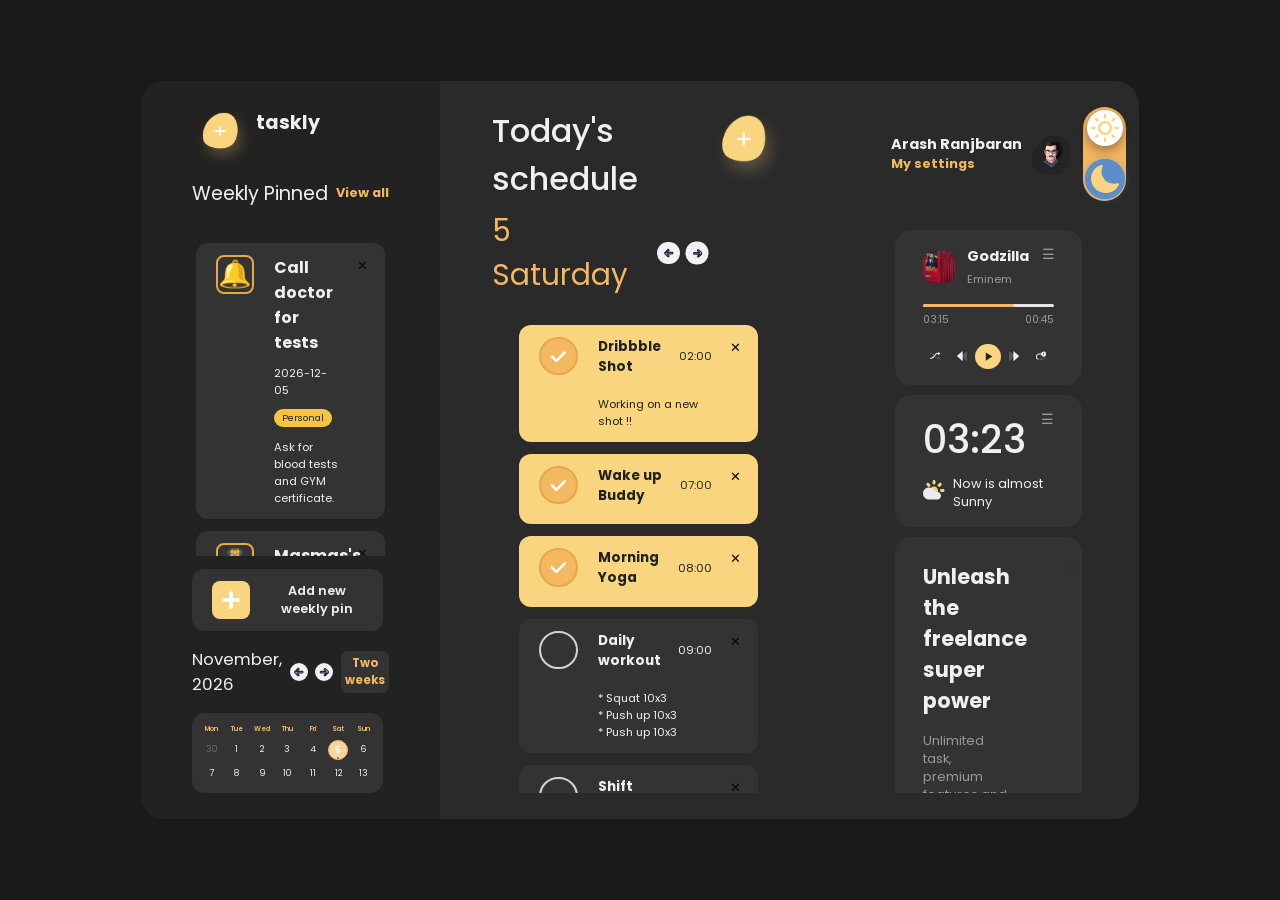
<file: index.html>
<!DOCTYPE html>
<html lang="en" data-theme="light">
<head>
    <meta charset="UTF-8">
    <meta name="viewport" content="width=device-width, initial-scale=1.0">
    <title>My tasks</title>
    <script>
        try {
            const savedTheme = localStorage.getItem("theme");
            if (savedTheme) {
                document.documentElement.dataset.theme = savedTheme;
            } else {
                // Нет сохранённой темы — выбираем по времени суток
                const hour = new Date().getHours();
                const isDay = hour >= 6 && hour < 18;   // с 6:00 до 18:00 — день
                document.documentElement.dataset.theme = isDay ? "light" : "dark";
            }
        } catch (e) {
            // localStorage недоступен — оставляем light по умолчанию
        }
    </script>
    <link rel="stylesheet" href="css/base.css">
    <link rel="stylesheet" href="css/layout.css">
    <link rel="stylesheet" href="css/cards.css">
    <link rel="stylesheet" href="css/calendar.css">
    <link rel="stylesheet" href="css/modals.css">
    <link rel="stylesheet" href="css/settings.css">
    <link rel="stylesheet" href="css/widgets.css">
    <link rel="stylesheet" href="css/responsive.css">

    
    <script src="js/helpers.js" defer></script>
    <script src="js/storage.js" defer></script>
    <script src="js/theme.js" defer></script>
    <script src="js/calendar.js" defer></script>
    <script src="js/schedule.js" defer></script>
    <script src="js/pinned.js" defer></script>
    <script src="js/settings.js" defer></script>
    <script src="js/weather.js" defer></script>
    <script src="js/modals.js" defer></script>
    <script src="js/main.js" defer></script>

</head>
<body>
    <div class="app">
        <aside class="sidebar-left">
            <div class="logo">
                <img src="images/Plus.png" alt="No image">
                taskly
            </div>
            <section class="weekly-pinned">
                <header class="weekly-pinned__header">
                    <h2 class="weekly-pinned__title">Weekly Pinned</h2>
                    <a href="#" class="weekly-pinned__link">View all</a>
                </header>

                <div class="weekly-pinned__list" id="weeklyPinnedList">
                    <!-- Карточки будут добавляться через JS -->
                </div>

                <button class="weekly-pinned__add" id="addWeeklyPin">
                        <span class="weekly-pinned__add-icon">
                            <svg width="24" height="24" viewBox="0 0 24 24" fill="none" xmlns="http://www.w3.org/2000/svg">
                                <path d="M12 5V19M5 12H19" stroke="#fff" stroke-width="4" stroke-linecap="round"/>
                            </svg>
                        </span>
                    <span>Add new weekly pin</span>
                </button>
            </section>

            <!-- Шаблон карточки (не отображается, используется JS) -->
            <template id="pinnedCardTemplate">
                <article class="pinned-card">
                    <div class="pinned-card__icon"></div>
                    <div class="pinned-card__content">
                        <h3 class="pinned-card__title"></h3>
                        <p class="pinned-card__date"></p>
                        <span class="pinned-card__tag"></span>
                        <p class="pinned-card__description"></p>
                    </div>
                    <button class="pinned-card__delete" aria-label="Удалить">✕</button>
                </article>
            </template>

            <section class="calendar">
                <!-- Шапка календаря -->
                <header class="calendar__header">
                    <h2 class="calendar__title" id="calendarTitle">March, 2022</h2>
                    <div class="calendar__nav">
                        <button class="calendar__arrow calendar__arrow--prev" id="prevMonth">
                            <svg viewBox="0 0 13 11" fill="none" xmlns="http://www.w3.org/2000/svg">
                                <path d="M6.10041 1.02459L6.63074 0.494258L6.63074 0.494257L6.10041 1.02459ZM6.10041 2.35041L6.63074 2.88074L6.63074 2.88074L6.10041 2.35041ZM4.77459 1.02459L5.30492 1.55492L4.77459 1.02459ZM1.02499 4.77419L0.494656 4.24386L0.494537 4.24398L1.02499 4.77419ZM1.02459 4.77459L0.494138 4.24438C0.235929 4.5027 0.201355 4.90947 0.412263 5.20767C0.623171 5.50587 1.01822 5.60877 1.34781 5.45136L1.02459 4.77459ZM3.95083 6.375V5.625C3.64748 5.625 3.374 5.80773 3.25792 6.08799C3.14183 6.36824 3.206 6.69083 3.4205 6.90533L3.95083 6.375ZM6.10041 8.52459L6.63074 7.99426V7.99426L6.10041 8.52459ZM6.10041 9.85041L5.57008 9.32008L5.57008 9.32008L6.10041 9.85041ZM4.77459 9.85041L5.30492 9.32008V9.32008L4.77459 9.85041ZM1.02459 6.10041L0.494257 6.63074H0.494257L1.02459 6.10041ZM0.821136 5.79636L1.51416 5.50962L1.51393 5.50907L0.821136 5.79636ZM1.0226 4.77658L0.952077 4.0299C0.777538 4.04639 0.61429 4.1235 0.490694 4.24783L1.0226 4.77658ZM5.57008 1.55492C5.64331 1.62814 5.64331 1.74686 5.57008 1.82008L6.63074 2.88074C7.28975 2.22173 7.28975 1.15327 6.63074 0.494258L5.57008 1.55492ZM5.30492 1.55492C5.37814 1.48169 5.49686 1.48169 5.57008 1.55492L6.63074 0.494257C5.97173 -0.164752 4.90327 -0.164752 4.24426 0.494257L5.30492 1.55492ZM1.55532 5.30452L5.30492 1.55492L4.24426 0.494257L0.494656 4.24386L1.55532 5.30452ZM1.55504 5.3048L1.55544 5.3044L0.494537 4.24398L0.494138 4.24438L1.55504 5.3048ZM1.34781 5.45136L6.42364 3.02719L5.77719 1.67364L0.701364 4.09781L1.34781 5.45136ZM5.57008 1.82008L3.4205 3.96967L4.48116 5.03033L6.63074 2.88074L5.57008 1.82008ZM5.57008 1.82008L3.4205 3.96967L4.48116 5.03033L6.63074 2.88074L5.57008 1.82008ZM3.95083 5.25H10.4375V3.75H3.95083V5.25ZM10.4375 5.25C10.5411 5.25 10.625 5.33395 10.625 5.4375H12.125C12.125 4.50552 11.3695 3.75 10.4375 3.75V5.25ZM10.625 5.4375C10.625 5.54105 10.5411 5.625 10.4375 5.625V7.125C11.3695 7.125 12.125 6.36948 12.125 5.4375H10.625ZM10.4375 5.625H3.95083V7.125H10.4375V5.625ZM3.4205 6.90533L5.57008 9.05492L6.63074 7.99426L4.48116 5.84467L3.4205 6.90533ZM5.57008 9.05492C5.64331 9.12814 5.64331 9.24686 5.57008 9.32008L6.63074 10.3807C7.28975 9.72173 7.28975 8.65327 6.63074 7.99426L5.57008 9.05492ZM5.57008 9.32008C5.49686 9.39331 5.37814 9.39331 5.30492 9.32008L4.24426 10.3807C4.90327 11.0398 5.97173 11.0398 6.63074 10.3807L5.57008 9.32008ZM5.30492 9.32008L1.55492 5.57008L0.494257 6.63074L4.24426 10.3807L5.30492 9.32008ZM1.55492 5.57008C1.53596 5.55113 1.52288 5.5307 1.51416 5.50962L0.128113 6.0831C0.210893 6.28317 0.333443 6.46993 0.494257 6.63074L1.55492 5.57008ZM1.51393 5.50907C1.5052 5.48801 1.5 5.46431 1.5 5.4375H0C0 5.66493 0.0454016 5.88364 0.12834 6.08365L1.51393 5.50907ZM1.5 5.4375C1.5 5.3857 1.52001 5.34003 1.55451 5.30533L0.490694 4.24783C0.188218 4.55212 0 4.97355 0 5.4375H1.5ZM1.09313 5.52326L4.02135 5.24668L3.8803 3.75332L0.952077 4.0299L1.09313 5.52326Z" fill="#2C2543"/>
                            </svg>
                        </button>
                        <button class="calendar__arrow calendar__arrow--next" id="nextMonth">
                            <svg viewBox="0 0 13 11" fill="none" xmlns="http://www.w3.org/2000/svg">
                                <path d="M6.10041 1.02459L6.63074 0.494258L6.63074 0.494257L6.10041 1.02459ZM6.10041 2.35041L6.63074 2.88074L6.63074 2.88074L6.10041 2.35041ZM4.77459 1.02459L5.30492 1.55492L4.77459 1.02459ZM1.02499 4.77419L0.494656 4.24386L0.494537 4.24398L1.02499 4.77419ZM1.02459 4.77459L0.494138 4.24438C0.235929 4.5027 0.201355 4.90947 0.412263 5.20767C0.623171 5.50587 1.01822 5.60877 1.34781 5.45136L1.02459 4.77459ZM3.95083 6.375V5.625C3.64748 5.625 3.374 5.80773 3.25792 6.08799C3.14183 6.36824 3.206 6.69083 3.4205 6.90533L3.95083 6.375ZM6.10041 8.52459L6.63074 7.99426V7.99426L6.10041 8.52459ZM6.10041 9.85041L5.57008 9.32008L5.57008 9.32008L6.10041 9.85041ZM4.77459 9.85041L5.30492 9.32008V9.32008L4.77459 9.85041ZM1.02459 6.10041L0.494257 6.63074H0.494257L1.02459 6.10041ZM0.821136 5.79636L1.51416 5.50962L1.51393 5.50907L0.821136 5.79636ZM1.0226 4.77658L0.952077 4.0299C0.777538 4.04639 0.61429 4.1235 0.490694 4.24783L1.0226 4.77658ZM5.57008 1.55492C5.64331 1.62814 5.64331 1.74686 5.57008 1.82008L6.63074 2.88074C7.28975 2.22173 7.28975 1.15327 6.63074 0.494258L5.57008 1.55492ZM5.30492 1.55492C5.37814 1.48169 5.49686 1.48169 5.57008 1.55492L6.63074 0.494257C5.97173 -0.164752 4.90327 -0.164752 4.24426 0.494257L5.30492 1.55492ZM1.55532 5.30452L5.30492 1.55492L4.24426 0.494257L0.494656 4.24386L1.55532 5.30452ZM1.55504 5.3048L1.55544 5.3044L0.494537 4.24398L0.494138 4.24438L1.55504 5.3048ZM1.34781 5.45136L6.42364 3.02719L5.77719 1.67364L0.701364 4.09781L1.34781 5.45136ZM5.57008 1.82008L3.4205 3.96967L4.48116 5.03033L6.63074 2.88074L5.57008 1.82008ZM5.57008 1.82008L3.4205 3.96967L4.48116 5.03033L6.63074 2.88074L5.57008 1.82008ZM3.95083 5.25H10.4375V3.75H3.95083V5.25ZM10.4375 5.25C10.5411 5.25 10.625 5.33395 10.625 5.4375H12.125C12.125 4.50552 11.3695 3.75 10.4375 3.75V5.25ZM10.625 5.4375C10.625 5.54105 10.5411 5.625 10.4375 5.625V7.125C11.3695 7.125 12.125 6.36948 12.125 5.4375H10.625ZM10.4375 5.625H3.95083V7.125H10.4375V5.625ZM3.4205 6.90533L5.57008 9.05492L6.63074 7.99426L4.48116 5.84467L3.4205 6.90533ZM5.57008 9.05492C5.64331 9.12814 5.64331 9.24686 5.57008 9.32008L6.63074 10.3807C7.28975 9.72173 7.28975 8.65327 6.63074 7.99426L5.57008 9.05492ZM5.57008 9.32008C5.49686 9.39331 5.37814 9.39331 5.30492 9.32008L4.24426 10.3807C4.90327 11.0398 5.97173 11.0398 6.63074 10.3807L5.57008 9.32008ZM5.30492 9.32008L1.55492 5.57008L0.494257 6.63074L4.24426 10.3807L5.30492 9.32008ZM1.55492 5.57008C1.53596 5.55113 1.52288 5.5307 1.51416 5.50962L0.128113 6.0831C0.210893 6.28317 0.333443 6.46993 0.494257 6.63074L1.55492 5.57008ZM1.51393 5.50907C1.5052 5.48801 1.5 5.46431 1.5 5.4375H0C0 5.66493 0.0454016 5.88364 0.12834 6.08365L1.51393 5.50907ZM1.5 5.4375C1.5 5.3857 1.52001 5.34003 1.55451 5.30533L0.490694 4.24783C0.188218 4.55212 0 4.97355 0 5.4375H1.5ZM1.09313 5.52326L4.02135 5.24668L3.8803 3.75332L0.952077 4.0299L1.09313 5.52326Z" fill="#2C2543"/>
                            </svg>
                        </button>
                    </div>
                    <div class="calendar__weeks" id="weeksDropdown">
                        <button class="calendar__weeks-btn" id="weeksBtn" type="button" aria-expanded="false">
                            <span id="weeksLabel">Two weeks</span>
                        </button>
                        <ul class="calendar__weeks-menu" id="weeksMenu">
                            <li data-weeks="1">One week</li>
                            <li data-weeks="2" class="active">Two weeks</li>
                            <li data-weeks="3">Three weeks</li>
                            <li data-weeks="4">Four weeks</li>
                            <li data-weeks="5">Five weeks</li>
                            <li data-weeks="6">Six weeks</li>
                        </ul>
                    </div>
                </header>

                <div class="calendar__grid">
                    <!-- Дни недели -->
                    <span class="calendar__weekday">Mon</span>
                    <span class="calendar__weekday">Tue</span>
                    <span class="calendar__weekday">Wed</span>
                    <span class="calendar__weekday">Thu</span>
                    <span class="calendar__weekday">Fri</span>
                    <span class="calendar__weekday">Sat</span>
                    <span class="calendar__weekday">Sun</span>

                    <!-- Числа заполняет JS-->
                    
                </div>

            </section>

        </aside>

        <main class="main-content">
            <header class="schedule-header">
                <div class="schedule-header__left">
                    <h1 class="schedule-header__title">Today's schedule</h1>
                    <div class="schedule-header__bottom">
                        <p class="schedule-header__date" id="scheduleDate"></p>
                        <div class="schedule-header__nav">
                            <button class="schedule-header__arrow" id="prevDay" aria-label="Предыдущий день">
                                <svg viewBox="0 0 13 11" fill="none" xmlns="http://www.w3.org/2000/svg">
                                    <path d="M6.10041 1.02459L6.63074 0.494258L6.63074 0.494257L6.10041 1.02459ZM6.10041 2.35041L6.63074 2.88074L6.63074 2.88074L6.10041 2.35041ZM4.77459 1.02459L5.30492 1.55492L4.77459 1.02459ZM1.02499 4.77419L0.494656 4.24386L0.494537 4.24398L1.02499 4.77419ZM1.02459 4.77459L0.494138 4.24438C0.235929 4.5027 0.201355 4.90947 0.412263 5.20767C0.623171 5.50587 1.01822 5.60877 1.34781 5.45136L1.02459 4.77459ZM3.95083 6.375V5.625C3.64748 5.625 3.374 5.80773 3.25792 6.08799C3.14183 6.36824 3.206 6.69083 3.4205 6.90533L3.95083 6.375ZM6.10041 8.52459L6.63074 7.99426V7.99426L6.10041 8.52459ZM6.10041 9.85041L5.57008 9.32008L5.57008 9.32008L6.10041 9.85041ZM4.77459 9.85041L5.30492 9.32008V9.32008L4.77459 9.85041ZM1.02459 6.10041L0.494257 6.63074H0.494257L1.02459 6.10041ZM0.821136 5.79636L1.51416 5.50962L1.51393 5.50907L0.821136 5.79636ZM1.0226 4.77658L0.952077 4.0299C0.777538 4.04639 0.61429 4.1235 0.490694 4.24783L1.0226 4.77658ZM5.57008 1.55492C5.64331 1.62814 5.64331 1.74686 5.57008 1.82008L6.63074 2.88074C7.28975 2.22173 7.28975 1.15327 6.63074 0.494258L5.57008 1.55492ZM5.30492 1.55492C5.37814 1.48169 5.49686 1.48169 5.57008 1.55492L6.63074 0.494257C5.97173 -0.164752 4.90327 -0.164752 4.24426 0.494257L5.30492 1.55492ZM1.55532 5.30452L5.30492 1.55492L4.24426 0.494257L0.494656 4.24386L1.55532 5.30452ZM1.55504 5.3048L1.55544 5.3044L0.494537 4.24398L0.494138 4.24438L1.55504 5.3048ZM1.34781 5.45136L6.42364 3.02719L5.77719 1.67364L0.701364 4.09781L1.34781 5.45136ZM5.57008 1.82008L3.4205 3.96967L4.48116 5.03033L6.63074 2.88074L5.57008 1.82008ZM5.57008 1.82008L3.4205 3.96967L4.48116 5.03033L6.63074 2.88074L5.57008 1.82008ZM3.95083 5.25H10.4375V3.75H3.95083V5.25ZM10.4375 5.25C10.5411 5.25 10.625 5.33395 10.625 5.4375H12.125C12.125 4.50552 11.3695 3.75 10.4375 3.75V5.25ZM10.625 5.4375C10.625 5.54105 10.5411 5.625 10.4375 5.625V7.125C11.3695 7.125 12.125 6.36948 12.125 5.4375H10.625ZM10.4375 5.625H3.95083V7.125H10.4375V5.625ZM3.4205 6.90533L5.57008 9.05492L6.63074 7.99426L4.48116 5.84467L3.4205 6.90533ZM5.57008 9.05492C5.64331 9.12814 5.64331 9.24686 5.57008 9.32008L6.63074 10.3807C7.28975 9.72173 7.28975 8.65327 6.63074 7.99426L5.57008 9.05492ZM5.57008 9.32008C5.49686 9.39331 5.37814 9.39331 5.30492 9.32008L4.24426 10.3807C4.90327 11.0398 5.97173 11.0398 6.63074 10.3807L5.57008 9.32008ZM5.30492 9.32008L1.55492 5.57008L0.494257 6.63074L4.24426 10.3807L5.30492 9.32008ZM1.55492 5.57008C1.53596 5.55113 1.52288 5.5307 1.51416 5.50962L0.128113 6.0831C0.210893 6.28317 0.333443 6.46993 0.494257 6.63074L1.55492 5.57008ZM1.51393 5.50907C1.5052 5.48801 1.5 5.46431 1.5 5.4375H0C0 5.66493 0.0454016 5.88364 0.12834 6.08365L1.51393 5.50907ZM1.5 5.4375C1.5 5.3857 1.52001 5.34003 1.55451 5.30533L0.490694 4.24783C0.188218 4.55212 0 4.97355 0 5.4375H1.5ZM1.09313 5.52326L4.02135 5.24668L3.8803 3.75332L0.952077 4.0299L1.09313 5.52326Z" fill="#2C2543"/>
                                </svg>
                            </button>
                            <button class="schedule-header__arrow" id="nextDay" aria-label="Следующий день">
                                <svg viewBox="0 0 13 11" fill="none" xmlns="http://www.w3.org/2000/svg">
                                    <path d="M6.10041 1.02459L6.63074 0.494258L6.63074 0.494257L6.10041 1.02459ZM6.10041 2.35041L6.63074 2.88074L6.63074 2.88074L6.10041 2.35041ZM4.77459 1.02459L5.30492 1.55492L4.77459 1.02459ZM1.02499 4.77419L0.494656 4.24386L0.494537 4.24398L1.02499 4.77419ZM1.02459 4.77459L0.494138 4.24438C0.235929 4.5027 0.201355 4.90947 0.412263 5.20767C0.623171 5.50587 1.01822 5.60877 1.34781 5.45136L1.02459 4.77459ZM3.95083 6.375V5.625C3.64748 5.625 3.374 5.80773 3.25792 6.08799C3.14183 6.36824 3.206 6.69083 3.4205 6.90533L3.95083 6.375ZM6.10041 8.52459L6.63074 7.99426V7.99426L6.10041 8.52459ZM6.10041 9.85041L5.57008 9.32008L5.57008 9.32008L6.10041 9.85041ZM4.77459 9.85041L5.30492 9.32008V9.32008L4.77459 9.85041ZM1.02459 6.10041L0.494257 6.63074H0.494257L1.02459 6.10041ZM0.821136 5.79636L1.51416 5.50962L1.51393 5.50907L0.821136 5.79636ZM1.0226 4.77658L0.952077 4.0299C0.777538 4.04639 0.61429 4.1235 0.490694 4.24783L1.0226 4.77658ZM5.57008 1.55492C5.64331 1.62814 5.64331 1.74686 5.57008 1.82008L6.63074 2.88074C7.28975 2.22173 7.28975 1.15327 6.63074 0.494258L5.57008 1.55492ZM5.30492 1.55492C5.37814 1.48169 5.49686 1.48169 5.57008 1.55492L6.63074 0.494257C5.97173 -0.164752 4.90327 -0.164752 4.24426 0.494257L5.30492 1.55492ZM1.55532 5.30452L5.30492 1.55492L4.24426 0.494257L0.494656 4.24386L1.55532 5.30452ZM1.55504 5.3048L1.55544 5.3044L0.494537 4.24398L0.494138 4.24438L1.55504 5.3048ZM1.34781 5.45136L6.42364 3.02719L5.77719 1.67364L0.701364 4.09781L1.34781 5.45136ZM5.57008 1.82008L3.4205 3.96967L4.48116 5.03033L6.63074 2.88074L5.57008 1.82008ZM5.57008 1.82008L3.4205 3.96967L4.48116 5.03033L6.63074 2.88074L5.57008 1.82008ZM3.95083 5.25H10.4375V3.75H3.95083V5.25ZM10.4375 5.25C10.5411 5.25 10.625 5.33395 10.625 5.4375H12.125C12.125 4.50552 11.3695 3.75 10.4375 3.75V5.25ZM10.625 5.4375C10.625 5.54105 10.5411 5.625 10.4375 5.625V7.125C11.3695 7.125 12.125 6.36948 12.125 5.4375H10.625ZM10.4375 5.625H3.95083V7.125H10.4375V5.625ZM3.4205 6.90533L5.57008 9.05492L6.63074 7.99426L4.48116 5.84467L3.4205 6.90533ZM5.57008 9.05492C5.64331 9.12814 5.64331 9.24686 5.57008 9.32008L6.63074 10.3807C7.28975 9.72173 7.28975 8.65327 6.63074 7.99426L5.57008 9.05492ZM5.57008 9.32008C5.49686 9.39331 5.37814 9.39331 5.30492 9.32008L4.24426 10.3807C4.90327 11.0398 5.97173 11.0398 6.63074 10.3807L5.57008 9.32008ZM5.30492 9.32008L1.55492 5.57008L0.494257 6.63074L4.24426 10.3807L5.30492 9.32008ZM1.55492 5.57008C1.53596 5.55113 1.52288 5.5307 1.51416 5.50962L0.128113 6.0831C0.210893 6.28317 0.333443 6.46993 0.494257 6.63074L1.55492 5.57008ZM1.51393 5.50907C1.5052 5.48801 1.5 5.46431 1.5 5.4375H0C0 5.66493 0.0454016 5.88364 0.12834 6.08365L1.51393 5.50907ZM1.5 5.4375C1.5 5.3857 1.52001 5.34003 1.55451 5.30533L0.490694 4.24783C0.188218 4.55212 0 4.97355 0 5.4375H1.5ZM1.09313 5.52326L4.02135 5.24668L3.8803 3.75332L0.952077 4.0299L1.09313 5.52326Z" fill="#2C2543"/>
                                </svg>
                            </button>
                        </div>
                    </div>
                </div>
                <button class="schedule-header__add" aria-label="Добавить задачу">
                    <img src="images/Plus.png" alt="No image">
                </button>
            </header>

            <div class="schedule-card-list" id="scheduleCardList">
                <!-- Карточки будут добавляться через JS -->
            </div>

            <!-- Шаблон карточки (не отображается, используется JS) -->
            <template id="scheduleCardTemplate">
                <article class="schedule-card">
                    <button class="schedule-card__checkbox" aria-label="Отметить выполненной">
                        <svg class="schedule-card__check-icon" viewBox="0 0 16 16" fill="none" xmlns="http://www.w3.org/2000/svg">
                            <path d="M3 8L6.5 11.5L13 5" stroke="currentColor" stroke-width="2" stroke-linecap="round" stroke-linejoin="round"/>
                        </svg>
                    </button>
                    <div class="schedule-card__content">
                        <div class="schedule-card__header">
                            <h3 class="schedule-card__title"></h3>
                            <p class="schedule-card__time"></p>
                        </div>
                        <span class="schedule-card__tag"></span>
                        <p class="schedule-card__description"></p>
                    </div>
                    <button class="schedule-card__delete" aria-label="Удалить">✕</button>
                </article>
            </template>

        </main>

        <aside class="sidebar-right">
            <div class="profile">
                <div class="profile-left">
                    <p class="profile-name">Arash Ranjbaran</p>
                    <a href="#" class="profile-settings" id="settings">My settings</a>
                </div>
                <div class="profile-right">
                    <div class="profile-avatar">
                        <img src="images/Profile Pic.png" alt="profile picture">
                    </div>
                    <div class="theme">
                        <div class="light-theme" data-theme-target="light">
                            <svg width="40" height="40" viewBox="0 0 46 46" fill="none">
                                <g clip-path="url(#clip0_32_4)">
                                    <path d="M11.5026 22.9847C11.5332 16.5609 16.6864 11.477 23.138 11.5077C29.4363 11.5282 34.5179 16.7552 34.4872 23.179C34.4566 29.429 29.2318 34.5435 22.9029 34.5026C16.6148 34.4719 11.4821 29.2756 11.5026 22.9847ZM22.9438 30.6769C27.146 30.7178 30.6326 27.3013 30.6735 23.1074C30.7144 18.8522 27.3403 15.3641 23.1278 15.3129C18.8335 15.2618 15.3572 18.668 15.3265 22.954C15.2959 27.1888 18.7006 30.6462 22.9438 30.6769Z" fill="currentColor"/>
                                    <path d="M39.8449 37.7349C39.7937 38.676 39.4563 39.2693 38.7917 39.6171C38.076 39.9853 37.3399 39.9546 36.7468 39.4023C35.7039 38.4305 34.6917 37.4178 33.7204 36.3745C33.0558 35.6585 33.1478 34.5946 33.8431 33.8786C34.5281 33.1728 35.6119 33.0398 36.3379 33.7047C37.4217 34.7072 38.4543 35.7607 39.4666 36.845C39.7017 37.1007 39.7631 37.5304 39.8449 37.7349Z" fill="currentColor"/>
                                    <path d="M39.9471 8.15241C39.7222 8.5718 39.5586 9.06279 39.2518 9.40035C38.393 10.3414 37.4728 11.2313 36.5526 12.111C35.7244 12.9089 34.6304 12.9191 33.8635 12.1622C33.0865 11.395 33.0865 10.2494 33.884 9.42081C34.7735 8.51042 35.6733 7.60004 36.5935 6.72034C37.1865 6.14751 37.8818 5.98385 38.6588 6.32141C39.3643 6.62828 39.8346 7.34431 39.9471 8.15241Z" fill="currentColor"/>
                                    <path d="M12.7397 35.4232C12.6068 35.679 12.4534 36.1904 12.1262 36.5484C11.2674 37.4895 10.3472 38.3692 9.43719 39.2591C8.63968 40.0365 7.48431 40.0365 6.73792 39.2796C5.98131 38.5124 5.97109 37.377 6.74815 36.5791C7.6479 35.6585 8.55788 34.7379 9.48831 33.8377C10.0813 33.2751 10.7868 33.1217 11.5639 33.4593C12.3103 33.7866 12.6477 34.3799 12.7397 35.4232Z" fill="currentColor"/>
                                    <path d="M42.1556 24.8974C41.5115 24.8974 40.8571 24.9076 40.213 24.8974C39.1905 24.8769 38.3828 24.079 38.3419 23.0971C38.301 22.0742 39.0474 21.174 40.08 21.1331C41.4706 21.0819 42.8713 21.0819 44.2721 21.1331C45.2741 21.174 46.0205 22.0742 45.9898 23.0664C45.9591 24.0279 45.1923 24.836 44.1903 24.8871C43.5155 24.9178 42.8406 24.8871 42.1556 24.8974C42.1556 24.8871 42.1556 24.8871 42.1556 24.8974Z" fill="currentColor"/>
                                    <path d="M8.33294 6.13745C8.57833 6.27043 9.0691 6.42386 9.40651 6.74096C10.3574 7.61043 11.2571 8.54128 12.1569 9.47212C12.9033 10.2393 12.8931 11.3952 12.1671 12.1419C11.431 12.8886 10.2756 12.9295 9.49853 12.1828C8.54765 11.2622 7.607 10.3314 6.69702 9.36983C6.13467 8.77654 6.00175 8.06051 6.35961 7.29333C6.69702 6.55684 7.30026 6.20905 8.33294 6.13745Z" fill="currentColor"/>
                                    <path d="M3.87508 24.8974C3.24116 24.8974 2.61747 24.9076 1.98355 24.8974C0.838409 24.8667 0 24.0688 0 23.005C0 21.9309 0.838409 21.1126 1.98355 21.1024C3.21049 21.0922 4.43743 21.0922 5.66437 21.1024C6.80951 21.1126 7.64792 21.931 7.64792 22.9948C7.64792 24.0586 6.78906 24.8769 5.66437 24.8871C5.07135 24.8974 4.47833 24.8974 3.87508 24.8974Z" fill="currentColor"/>
                                    <path d="M24.8966 42.1437C24.8966 42.737 24.8966 43.3405 24.8966 43.9338C24.8864 45.1306 24.1093 45.9898 23.0255 46.0001C21.9213 46.0103 21.1033 45.1613 21.0931 43.9543C21.0829 42.7063 21.0727 41.4686 21.1033 40.2207C21.1238 39.3103 21.727 38.6045 22.5552 38.3999C23.3732 38.1953 24.2525 38.584 24.6615 39.3717C24.7944 39.6274 24.8557 39.9547 24.8659 40.2514C24.8966 40.8753 24.8762 41.5095 24.8762 42.1437C24.8864 42.1437 24.8966 42.1437 24.8966 42.1437Z" fill="currentColor"/>
                                    <path d="M24.8762 3.82564C24.8762 4.47007 24.8967 5.12473 24.8762 5.76916C24.8455 6.80229 24.0685 7.60016 23.0869 7.64107C22.0645 7.68199 21.175 6.96596 21.1238 5.90214C21.0625 4.51099 21.0523 3.10961 21.1136 1.71846C21.175 0.664868 22.0747 -0.0409354 23.1074 -1.92025e-05C24.0889 0.040897 24.8558 0.848991 24.8762 1.88212C24.8967 2.53678 24.8762 3.18121 24.8762 3.82564Z" fill="currentColor"/>
                                </g>
                            </svg>
                        </div>
                        <div class="dark-theme" data-theme-target="dark">
                            <svg width="40" height="40" viewBox="0 0 130 130" fill="none">
                                <g clip-path="url(#clip0_13_31)">
                                    <path d="M103.684 86.7746C110.41 86.8825 116.548 86.0195 122.576 84.2933C126.178 83.2504 129.412 84.9766 129.963 88.3929C130.147 89.6515 129.779 91.1619 129.191 92.3127C120.26 110.114 106.036 121.981 86.6299 127.411C49.5816 137.768 11.3938 115.975 2.02149 79.4385C-6.57902 45.8507 12.8273 11.3638 46.3839 0.503545C48.9935 -0.323565 51.2355 -0.215681 53.11 1.76219C55.0212 3.77602 54.7639 6.04158 53.7348 8.45099C45.024 29.0928 47.4131 48.4399 61.4532 66.025C70.7153 77.5686 83.1383 84.2214 98.0238 86.2352C100.082 86.487 102.103 86.5948 103.684 86.7746Z" fill="currentColor"/>
                                </g>
                            </svg>
                        </div>
                    </div>
                </div>
            </div>
            <div class="sidebar-right__widgets">
                <div class="player">
                    <!-- Ряд 1: обложка + инфо + меню -->
                    <div class="player__top">
                        <img class="player__cover" src="images/Icon.png" alt="Cover">
                        <div class="player__info">
                            <h3 class="player__title">Godzilla</h3>
                            <p class="player__artist">Eminem</p>
                        </div>
                        <button class="player__menu" aria-label="Меню">☰</button>
                    </div>

                    <!-- Ряд 2: прогресс-бар + время -->
                    <div class="player__progress">
                        <div class="player__progress-bar">
                            <div class="player__progress-fill"></div>
                        </div>
                        <div class="player__time">
                            <span class="player__current">03:15</span>
                            <span class="player__duration">00:45</span>
                        </div>
                    </div>

                    <!-- Ряд 3: кнопки управления -->
                    <div class="player__controls">
                        <button class="player__btn" aria-label="Перемешать">
                            <svg viewBox="0 0 20 16" fill="none" xmlns="http://www.w3.org/2000/svg">
                                <path opacity="0.2" fill-rule="evenodd" clip-rule="evenodd" d="M0 2.02356V4.02356H2.55458C3.78894 4.02356 4.95416 4.59345 5.71199 5.5678L9.70931 10.7072C10.846 12.1687 12.5939 13.0236 14.4454 13.0236H16V14.6372C16 15.0664 16.5052 15.2961 16.8287 15.014L19.7636 12.4539C19.9916 12.2551 19.9922 11.9009 19.7648 11.7014L16.8298 9.1252C16.5067 8.84157 16 9.07103 16 9.50097V11.0236H14.4454C13.2111 11.0236 12.0458 10.4537 11.288 9.47932L7.29069 4.33991C6.15396 2.87839 4.40612 2.02356 2.55458 2.02356H0Z" fill="currentColor"/>
                                <path fill-rule="evenodd" clip-rule="evenodd" d="M16.8287 6.01396C16.5052 6.29609 16 6.06637 16 5.63716V4.02356H14.4454C13.2111 4.02356 12.0458 4.59345 11.288 5.5678L7.29069 10.7072C6.15396 12.1687 4.40612 13.0236 2.55458 13.0236H0V11.0236H2.55458C3.78894 11.0236 4.95416 10.4537 5.71199 9.47932L9.70931 4.33991C10.846 2.87839 12.5939 2.02356 14.4454 2.02356H16V0.500973C16 0.0710269 16.5067 -0.158426 16.8298 0.125198L19.7648 2.70136C19.9922 2.90092 19.9916 3.25509 19.7636 3.45394L16.8287 6.01396Z" fill="currentColor"/>
                            </svg>
                        </button>
                        <button class="player__btn" aria-label="Предыдущий">
                            <svg viewBox="0 0 14 13" fill="none" xmlns="http://www.w3.org/2000/svg">
                                <path opacity="0.2" fill-rule="evenodd" clip-rule="evenodd" d="M13.7407 12.2972C13.7407 12.7264 13.2355 12.9561 12.9121 12.674L6.17136 6.79443C5.94338 6.59558 5.94283 6.24141 6.17018 6.04185L12.9109 0.125198C13.234 -0.158427 13.7407 0.0710281 13.7407 0.500975V12.2972Z" fill="currentColor"/>
                                <path fill-rule="evenodd" clip-rule="evenodd" d="M7.74072 12.2972C7.74072 12.7264 7.23551 12.9561 6.91206 12.674L0.171355 6.79443C-0.0566196 6.59558 -0.0571713 6.24141 0.170183 6.04185L6.91089 0.125198C7.23401 -0.158427 7.74072 0.0710281 7.74072 0.500975V12.2972Z" fill="currentColor"/>
                            </svg>
                        </button>
                        <button class="player__btn player__btn--play" aria-label="Играть">
                            <svg viewBox="0 0 22 22" fill="none" xmlns="http://www.w3.org/2000/svg">
                                <path d="M6 3L20 12L6 21V3Z" fill="currentColor"/>
                            </svg>
                        </button>
                        <button class="player__btn" aria-label="Следующий">
                            <svg viewBox="0 0 14 13" fill="none" xmlns="http://www.w3.org/2000/svg">
                                <path opacity="0.2" fill-rule="evenodd" clip-rule="evenodd" d="M0 12.2972C0 12.7264 0.50521 12.9561 0.828665 12.674L7.56937 6.79443C7.79734 6.59558 7.79789 6.24141 7.57054 6.04185L0.829836 0.125198C0.50671 -0.158427 0 0.0710281 0 0.500975L0 12.2972Z" fill="currentColor"/>
                                <path fill-rule="evenodd" clip-rule="evenodd" d="M6 12.2972C6 12.7264 6.50521 12.9561 6.82866 12.674L13.5694 6.79443C13.7973 6.59558 13.7979 6.24141 13.5705 6.04185L6.82984 0.125198C6.50671 -0.158427 6 0.0710281 6 0.500975V12.2972Z" fill="currentColor"/>
                            </svg>
                        </button>
                        <button class="player__btn" aria-label="Повтор">
                            <svg viewBox="0 0 20 18" fill="none" xmlns="http://www.w3.org/2000/svg">
                                <path opacity="0.2" fill-rule="evenodd" clip-rule="evenodd" d="M19.997 10.1934C19.3339 10.8288 18.5364 11.3252 17.6515 11.6355C17.0262 13.0292 15.6265 14 14 14H10.0583V12.728C10.0583 12.3164 9.58886 12.0811 9.25912 12.3274L6.40209 14.4614C6.13386 14.6617 6.13447 15.0639 6.40329 15.2635L9.26033 17.384C9.59025 17.6289 10.0583 17.3934 10.0583 16.9825V16H14C17.249 16 19.8949 13.4176 19.997 10.1934Z" fill="currentColor"/>
                                <path fill-rule="evenodd" clip-rule="evenodd" d="M20 5C20 7.76142 17.7614 10 15 10C12.581 10 10.5633 8.28224 10.1 6H6C3.79086 6 2 7.79086 2 10V11C2 12.6569 3.34315 14 5 14V16C2.23858 16 0 13.7614 0 11V10C0 6.68629 2.68629 4 6 4H10.1C10.5633 1.71776 12.581 0 15 0C17.7614 0 20 2.23858 20 5ZM13.61 4.588L14.73 3.668V7.5H15.69V2.5H14.818L13.05 3.924L13.61 4.588Z" fill="currentColor"/>
                            </svg>
                        </button>
                    </div>
                </div>

                <section class="weather">
                    <div class="weather__top">
                        <time class="weather__time" id="weatherTime"></time>
                        <button class="weather__menu" aria-label="Меню">☰</button>
                    </div>
                    <div class="weather__info">
                        <span class="weather__icon">
                            <svg width="22" height="20" viewBox="0 0 22 20" fill="none" xmlns="http://www.w3.org/2000/svg">
                                <path fill-rule="evenodd" clip-rule="evenodd" d="M9.50002 1.5C9.50002 0.671573 10.1716 0 11 0C11.8284 0 12.5 0.671573 12.5 1.5V3C12.5 3.82843 11.8284 4.5 11 4.5C10.1716 4.5 9.50002 3.82843 9.50002 3V1.5ZM15.0607 4.37132C14.4749 4.95711 14.4749 5.90685 15.0607 6.49264C15.6465 7.07843 16.5962 7.07843 17.182 6.49264L18.2427 5.43198C18.8284 4.84619 18.8284 3.89645 18.2427 3.31066C17.6569 2.72487 16.7071 2.72487 16.1213 3.31066L15.0607 4.37132ZM11 14.5C8.79088 14.5 7.00002 12.7091 7.00002 10.5C7.00002 8.29086 8.79088 6.5 11 6.5C13.2092 6.5 15 8.29086 15 10.5C15 12.7091 13.2092 14.5 11 14.5ZM17 10.5C17 9.67157 17.6716 9 18.5 9H20C20.8284 9 21.5 9.67157 21.5 10.5C21.5 11.3284 20.8284 12 20 12H18.5C17.6716 12 17 11.3284 17 10.5ZM3.81068 3.31066C3.22489 3.89645 3.22489 4.84619 3.81068 5.43198L4.87134 6.49264C5.45712 7.07843 6.40687 7.07843 6.99266 6.49264C7.57844 5.90685 7.57844 4.95711 6.99266 4.37132L5.932 3.31066C5.34621 2.72487 4.39646 2.72487 3.81068 3.31066Z" fill="#F8D57E"/>
                                <path fill-rule="evenodd" clip-rule="evenodd" d="M2.74715 18.5426C1.0941 17.474 0 15.6148 0 13.5C0 10.1863 2.68629 7.5 6 7.5C8.79576 7.5 11.1449 9.41216 11.811 12H14.25C16.3211 12 18 13.6789 18 15.75C18 17.8211 16.3211 19.5 14.25 19.5H6H5.25C4.28818 19.5 3.41093 19.1379 2.74715 18.5426Z" fill="#E9EBEF"/>
                            </svg>
                        </span>
                        <p class="weather__text">Now is almost Sunny</p>
                    </div>
                </section>

                <div class="promo">
                    <div class="promo-top">
                        <p class="promo-title">Unleash the freelance super power</p>
                        <button class="promo-close">
                            <svg width="11" height="11" viewBox="0 0 11 11" fill="none" xmlns="http://www.w3.org/2000/svg">
                                <path opacity="0.2" d="M9.1014 8.04074L8.57107 8.57107L8.57107 8.57107L9.1014 8.04074ZM6.09619 5.03553L5.56586 4.5052L5.03553 5.03553L5.56586 5.56586L6.09619 5.03553ZM9.1014 2.03033L8.57107 1.5L8.57107 1.5L9.1014 2.03033ZM8.04074 0.96967L8.57107 1.5V1.5L8.04074 0.96967ZM5.03553 3.97487L4.5052 4.5052L5.03553 5.03553L5.56586 4.5052L5.03553 3.97487ZM2.03033 0.96967L2.56066 0.43934V0.43934L2.03033 0.96967ZM0.96967 0.96967L0.43934 0.43934L0.43934 0.43934L0.96967 0.96967ZM0.96967 2.03033L0.43934 2.56066H0.43934L0.96967 2.03033ZM3.97487 5.03553L4.5052 5.56586L5.03553 5.03553L4.5052 4.5052L3.97487 5.03553ZM0.96967 8.04074L0.43934 7.51041L0.43934 7.51041L0.96967 8.04074ZM0.96967 9.1014L1.5 8.57107L1.5 8.57107L0.96967 9.1014ZM2.03033 9.1014L1.5 8.57107L1.5 8.57107L2.03033 9.1014ZM5.03553 6.09619L5.56586 5.56586L5.03553 5.03553L4.5052 5.56586L5.03553 6.09619ZM8.04074 9.1014L8.57107 8.57107L8.57107 8.57107L8.04074 9.1014ZM9.1014 8.04074L8.57107 8.57107L8.57107 8.57107L9.1014 9.1014L9.63173 9.63173C10.2175 9.04594 10.2175 8.09619 9.63173 7.51041L9.1014 8.04074ZM6.09619 5.03553L5.56586 5.56586L8.57107 8.57107L9.1014 8.04074L9.63173 7.51041L6.62652 4.5052L6.09619 5.03553ZM9.1014 2.03033L8.57107 1.5L5.56586 4.5052L6.09619 5.03553L6.62652 5.56586L9.63173 2.56066L9.1014 2.03033ZM9.1014 0.96967L8.57107 1.5V1.5L9.1014 2.03033L9.63173 2.56066C10.2175 1.97487 10.2175 1.02513 9.63173 0.43934L9.1014 0.96967ZM8.04074 0.96967L8.57107 1.5V1.5L9.1014 0.96967L9.63173 0.43934C9.04594 -0.146446 8.09619 -0.146446 7.51041 0.43934L8.04074 0.96967ZM5.03553 3.97487L5.56586 4.5052L8.57107 1.5L8.04074 0.96967L7.51041 0.43934L4.5052 3.44454L5.03553 3.97487ZM2.03033 0.96967L1.5 1.5L4.5052 4.5052L5.03553 3.97487L5.56586 3.44454L2.56066 0.43934L2.03033 0.96967ZM0.96967 0.96967L1.5 1.5V1.5L2.03033 0.96967L2.56066 0.43934C1.97487 -0.146447 1.02513 -0.146447 0.43934 0.43934L0.96967 0.96967ZM0.96967 2.03033L1.5 1.5H1.5L0.96967 0.96967L0.43934 0.43934C-0.146447 1.02513 -0.146447 1.97487 0.43934 2.56066L0.96967 2.03033ZM3.97487 5.03553L4.5052 4.5052L1.5 1.5L0.96967 2.03033L0.43934 2.56066L3.44454 5.56586L3.97487 5.03553ZM0.96967 8.04074L1.5 8.57107L4.5052 5.56586L3.97487 5.03553L3.44454 4.5052L0.43934 7.51041L0.96967 8.04074ZM0.96967 9.1014L1.5 8.57107L1.5 8.57107L0.96967 8.04074L0.43934 7.51041C-0.146446 8.09619 -0.146447 9.04594 0.439341 9.63173L0.96967 9.1014ZM2.03033 9.1014L1.5 8.57107H1.5L0.96967 9.1014L0.43934 9.63173C1.02513 10.2175 1.97487 10.2175 2.56066 9.63173L2.03033 9.1014ZM5.03553 6.09619L4.5052 5.56586L1.5 8.57107L2.03033 9.1014L2.56066 9.63173L5.56586 6.62652L5.03553 6.09619ZM8.04074 9.1014L8.57107 8.57107L5.56586 5.56586L5.03553 6.09619L4.5052 6.62652L7.51041 9.63173L8.04074 9.1014ZM9.1014 9.1014L8.57107 8.57107L8.57107 8.57107L8.04074 9.1014L7.51041 9.63173C8.09619 10.2175 9.04594 10.2175 9.63173 9.63173L9.1014 9.1014Z" fill="#2C2543"/>
                            </svg>
                        </button>
                    </div>
                    <p class="promo-info">Unlimited task, premium features and much more.</p>
                    <div class="promo-bottom">
                        <img src="images/bust (1).png" alt="img">
                        <a href="Promo/promo.html" class="promo-arrowButton">
                            <svg width="17" height="16" viewBox="0 0 17 16" fill="none" xmlns="http://www.w3.org/2000/svg">
                                <path d="M8.2647 1.3466L7.58171 0.616178V0.616178L8.2647 1.3466ZM8.20372 3.16385L8.93415 2.48086V2.48086L8.20372 3.16385ZM10.082 1.40758L10.8124 0.72459V0.72459L10.082 1.40758ZM15.2227 6.90535L14.4941 7.59022L14.4923 7.58834L15.2227 6.90535ZM15.2766 6.96637L14.5064 7.60422L14.5063 7.60405L15.2766 6.96637ZM15.4195 7.17896L14.5382 7.65156L14.538 7.65118L15.4195 7.17896ZM15.4194 8.39268L14.538 7.9203L14.5382 7.91992L15.4194 8.39268ZM15.2769 8.60463L14.5063 7.96729L14.5065 7.96711L15.2769 8.60463ZM15.2227 8.66613L14.4923 7.98313L14.4941 7.98123L15.2227 8.66613ZM10.082 14.1639L9.35153 13.4809H9.35153L10.082 14.1639ZM8.2647 14.2248L7.58171 14.9553V14.9553L8.2647 14.2248ZM8.20372 12.4076L8.93415 13.0906V13.0906L8.20372 12.4076ZM11.3232 9.07143V8.07143C11.7216 8.07143 12.082 8.30788 12.2406 8.67331C12.3992 9.03874 12.3257 9.46345 12.0537 9.75443L11.3232 9.07143ZM11.3232 6.5L12.0537 5.81701C12.3257 6.10799 12.3992 6.5327 12.2406 6.89813C12.082 7.26356 11.7216 7.5 11.3232 7.5V6.5ZM8.9477 2.07703C8.83244 2.1848 8.82637 2.3656 8.93415 2.48086L7.4733 3.84685C6.61111 2.92479 6.65965 1.47837 7.58171 0.616178L8.9477 2.07703ZM9.35153 2.09058C9.24376 1.97532 9.06296 1.96925 8.9477 2.07703L7.58171 0.616178C8.50377 -0.246009 9.95019 -0.197472 10.8124 0.72459L9.35153 2.09058ZM14.4923 7.58834L9.35153 2.09058L10.8124 0.72459L15.9531 6.22235L14.4923 7.58834ZM14.5063 7.60405C14.5024 7.59933 14.4983 7.59472 14.4941 7.59022L15.9514 6.22048C15.9843 6.25551 16.0162 6.2916 16.0469 6.3287L14.5063 7.60405ZM14.538 7.65118C14.5294 7.63513 14.519 7.61942 14.5064 7.60422L16.0467 6.32852C16.1451 6.44731 16.23 6.57413 16.301 6.70675L14.538 7.65118ZM14.5714 7.78572C14.5714 7.73521 14.5591 7.69054 14.5382 7.65156L16.3008 6.70636C16.4737 7.02886 16.5714 7.39737 16.5714 7.78572H14.5714ZM14.5382 7.91992C14.5591 7.88093 14.5714 7.83625 14.5714 7.78572H16.5714C16.5714 8.17422 16.4737 8.54286 16.3006 8.86543L14.5382 7.91992ZM14.5065 7.96711C14.519 7.95197 14.5294 7.9363 14.538 7.9203L16.3008 8.86505C16.23 8.99725 16.1454 9.12369 16.0474 9.24214L14.5065 7.96711ZM14.4941 7.98123C14.4983 7.9767 14.5024 7.97205 14.5063 7.96729L16.0475 9.24197C16.0166 9.27935 15.9845 9.31572 15.9513 9.35103L14.4941 7.98123ZM9.35153 13.4809L14.4923 7.98313L15.9531 9.34912L10.8124 14.8468L9.35153 13.4809ZM8.9477 13.4944C9.06296 13.6022 9.24376 13.5961 9.35153 13.4809L10.8124 14.8468C9.95019 15.7689 8.50377 15.8174 7.58171 14.9553L8.9477 13.4944ZM8.93415 13.0906C8.82637 13.2058 8.83244 13.3866 8.9477 13.4944L7.58171 14.9553C6.65965 14.0931 6.61111 12.6467 7.4733 11.7246L8.93415 13.0906ZM12.0537 9.75443L8.93415 13.0906L7.4733 11.7246L10.5928 8.38844L12.0537 9.75443ZM2.2857 8.07143H11.3232V10.0714H2.2857V8.07143ZM1.99998 7.78572C1.99998 7.94351 2.1279 8.07143 2.2857 8.07143V10.0714C1.02333 10.0714 -1.71661e-05 9.04808 -1.71661e-05 7.78572H1.99998ZM2.2857 7.5C2.1279 7.5 1.99998 7.62792 1.99998 7.78572H-1.71661e-05C-1.71661e-05 6.52335 1.02333 5.5 2.2857 5.5V7.5ZM11.3232 7.5H2.2857V5.5H11.3232V7.5ZM8.93415 2.48086L12.0537 5.81701L10.5928 7.183L7.4733 3.84685L8.93415 2.48086Z" fill="#2C2543"/>
                            </svg>
                        </a>
                    </div>
                </div>
            </div>
        </aside>
    </div>

    <!-- Модалка для создания Schedule -->
    <div class="modal" id="scheduleModal">
        <div class="modal__overlay"></div>          <!-- ← overlay -->
        <div class="modal__content">                <!-- ← content -->
            <h2>New task</h2>
            <form id="scheduleForm">
                <input name="title" placeholder="Title">
                <input type="date" name="date" required>
                <input type="time" name="time">
                <textarea name="description"></textarea>
                <div class="modal__actions">
                    <button type="button" class="modal__cancel">Cancel</button>
                    <button type="submit">Add</button>
                </div>
            </form>
        </div>
    </div>

    <!-- Модалка для создания Weekly Pinned -->
    <div class="modal" id="pinnedModal">
        <div class="modal__overlay"></div>
        <div class="modal__content">
            <h2>New task Weekly Pinned</h2>
            <form id="pinnedForm">
                <div class="emoji-picker" id="emojiPicker">
                    <button type="button" class="emoji-picker__item" data-emoji="📌">📌</button>
                    <button type="button" class="emoji-picker__item" data-emoji="🔔">🔔</button>
                    <button type="button" class="emoji-picker__item" data-emoji="🎂">🎂</button>
                    <button type="button" class="emoji-picker__item" data-emoji="💼">💼</button>
                    <button type="button" class="emoji-picker__item" data-emoji="🎉">🎉</button>
                    <button type="button" class="emoji-picker__item" data-emoji="📅">📅</button>
                    <button type="button" class="emoji-picker__item" data-emoji="✈️">✈️</button>
                    <button type="button" class="emoji-picker__item" data-emoji="💡">💡</button>
                    <button type="button" class="emoji-picker__item" data-emoji="❤️">❤️</button>
                    <button type="button" class="emoji-picker__item" data-emoji="🎯">🎯</button>
                </div>
                <input type="hidden" name="icon" id="selectedIcon" value="📌">
                <input name="title" placeholder="Title" required>
                <input type="date" name="date" required>
                <input name="tag" placeholder="Tag (Personal, Work)">
                <textarea name="description" placeholder="Description"></textarea>
                <div class="modal__actions">
                    <button type="button" class="modal__cancel">Cancel</button>
                    <button type="submit">Add</button>
                </div>
            </form>
        </div>
    </div>

    <!-- Модалка для всех Weekly Pinned -->
    <div class="modal" id="allPinnedModal">
        <div class="modal__overlay"></div>
        <div class="modal__content modal__content--large">
            <h2>All pinned tasks</h2>
            <div class="all-pinned-list" id="allPinnedList">
                <!-- Карточки рендерятся через JS -->
            </div>
            <div class="modal__actions">
                <button type="button" class="modal__cancel" id="closeAllPinned">Close</button>
            </div>
        </div>
    </div>

    <div class="settingsModal" id="settingsModal">
        <div class="settingsModal__overlay"></div>
        <div class="settingsModal__content">
            <div class="settingsHeader">
                <h2>Settings</h2>
                <button class="settingsCloseButton">
                    <svg width="16" height="16" viewBox="0 0 16 16" fill="none" xmlns="http://www.w3.org/2000/svg">
                        <path d="M14.1871 13.1265L13.1265 14.1872L1.81275 2.87347L2.87341 1.81281L14.1871 13.1265Z" fill="currentColor">
                        </path>
                        <path d="M13.1265 1.81282L14.1871 2.87348L2.8734 14.1872L1.81274 13.1265L13.1265 1.81282Z" fill="currentColor">
                        </path>
                    </svg>
                </button>
            </div>
            <div class="settingsMainContent">
                <div class="settingsNav">
                    <div class="settingButton settingButton--active" data-settings-tab="profile">
                        Profile
                    </div>
                    <div class="settingButton" data-settings-tab="time">
                        Time and location
                    </div>
                    <div class="settingButton" data-settings-tab="about">
                        About
                    </div>
                </div>
                <div class="settingsPanels">
                    <div class="settingPanel settingPanel--active" data-settings-panel="profile">
                        <div class="settingsProfile__content settingsProfile__name">
                            <span>Name</span>
                            <div class="settingsProfile__name_avatar">
                                <p class="profile-name">Arash Ranjbaran</p>
                                <div class="profile-avatar">
                                    <img src="images/Profile Pic.png" alt="profile picture">
                                </div>
                            </div>
                        </div>
                        <div class="settingsProfile__content settingsProfile__email">
                            <span>Email address</span>
                            <div>ivanov@gmail.com</div>
                        </div>
                        <div class="settingsProfile__content settingsProfile__phone">
                            <span>Phone number</span>
                            <div>8-800-000-00-00</div>
                        </div>
                        <div class="settingsProfile__content settingsProfile__logout">
                            <span>Log out</span>
                            <button class="settingsBtn">
                                Log out
                            </button>
                        </div>
                        <div class="settingsProfile__content settingsProfile__delete">
                            <span>Delete account</span>
                            <button class="settingsBtn deleteBtn">
                                Delete
                            </button>
                        </div>
                    </div>

                    <div class="settingPanel" data-settings-panel="time">
                        <div class="settingsTime__content">
                            <span>Your location</span>
                            <input type="text" value="Tokio, Japan" class="settings-input">
                        </div>
                        <div class="settingsTime__content">
                            <span>Time format</span>
                            <div>
                                <button class="settingsBtn settingsBtn--active">24h</button>
                                <button class="settingsBtn">12h</button>
                            </div>
                        </div>
                    </div>

                    <div class="settingPanel" data-settings-panel="about">
                        <p>My profile on <a href="https://github.com/lightgreen-96">GitHub</a>.</p>
                    </div>
                </div>
            </div>
        </div>

    </div>

    </div>


</div>

</body>
</html>
</file>
<file: css/base.css>
@import url('https://fonts.googleapis.com/css2?family=Poppins:wght@400;500;600;700&display=swap');

* {
    margin: 0;
    padding: 0;
    box-sizing: border-box;
}

html {
    font-size: var(--base-font);
}

body {
    background: var(--bg-body);
    font-family: "Poppins", -apple-system, BlinkMacSystemFont, "Segoe UI", Roboto, Arial, sans-serif;;
    font-size: 1rem;
    color: var(--text-main);
    margin: 0;
    padding: 3.125rem 1.25rem;
    height: 100vh;          /* ← высота = экран */
    box-sizing: border-box; /* ← padding входит в height */
    overflow: hidden;
    display: flex;              /* ← центрируем .app */
    justify-content: center;
    align-items: center;
}

:root {
    --icon-xs: clamp(3px, 0.8vw, 12px);      /* маленькие иконки */
    --icon-sm: clamp(5px, 0.8vw, 16px);   /* обычные иконки */
    --icon-md: clamp(12px, 1vw, 20px);     /* средние иконки */
    --icon-lg: clamp(20px, 2.5vw, 28px);   /* большие иконки */
    --icon-xl: clamp(28px, 2.5vw, 40px);   /* очень большие */

    --task-icon-size: clamp(28px, 3vw, 45px);

    /* Глобальный шрифт — для текста */
    --base-font: clamp(8px, 1vw, 17px);
    
    /* Отступы главных трех колонок */
    --space-col: clamp(1rem, 2vw, 3.125rem);       /* padding по вертикали */
    --space-col-x: clamp(1.5rem, 4vw, 5rem);       /* padding по горизонтали */

    /* Цвета для светлой темы */
    --bg-body: #F2F2F2;
    --bg-app: #fff;
    --bg-sidebar: #FBFBFD;
    --bg-card: #FBFBFD;
    --bg-card-left: #fff;
    --text-main: #222;
    --text-muted: #888;
    --text-on-accent: #222;
    --settings-button: rgba(38,49,72,.06);
}

[data-theme="dark"] {
    --bg-body: #1a1a1a;
    --bg-app: #2a2a2a;
    --bg-sidebar: #222;
    --bg-card: #333;
    --bg-card-left: #333;
    --text-main: #f0f0f0;
    --text-muted: #999;
    --text-on-accent: #222;
    --settings-button: rgba(255,255,255,.08);
}

img {
    max-width: 100%;
    min-width: 15px;
    min-height: 15px;
    height: auto;
    width: auto; 
}



/* Общие правила скроллбара — для СКРОЛЛЯЩИХСЯ элементов */
.weekly-pinned__list,
.schedule-card-list,
.sidebar-right__widgets {
    overflow-y: auto;
    min-height: 0;
    color-scheme: light;
    scrollbar-width: thin;                       /* Firefox */
    scrollbar-color: transparent transparent;
    padding: 0.3rem;
}

/* Chrome/Safari/Edge */
.weekly-pinned__list::-webkit-scrollbar,
.schedule-card-list::-webkit-scrollbar,
.sidebar-right__widgets::-webkit-scrollbar {
    width: 6px;
}

.weekly-pinned__list::-webkit-scrollbar-track,
.schedule-card-list::-webkit-scrollbar-track,
.sidebar-right__widgets::-webkit-scrollbar-track {
    background: transparent;
}

/* Ползунок — прозрачный по умолчанию */
.weekly-pinned__list::-webkit-scrollbar-thumb,
.schedule-card-list::-webkit-scrollbar-thumb,
.sidebar-right__widgets::-webkit-scrollbar-thumb {
    background: transparent;
    border-radius: 2px;
    border: 1px solid transparent;
    background-clip: content-box;
}

/* Жёлтый при наведении на скроллящийся элемент */
.weekly-pinned__list:hover::-webkit-scrollbar-thumb,
.schedule-card-list:hover::-webkit-scrollbar-thumb,
.sidebar-right__widgets:hover::-webkit-scrollbar-thumb {
    background: #F8D57E;
    background-clip: content-box;
}

/* Firefox — hover */
.weekly-pinned__list:hover,
.schedule-card-list:hover,
.sidebar-right__widgets:hover {
    scrollbar-color: #F8D57E transparent;
}
</file>
<file: css/layout.css>
.app {
    display: grid;
    grid-template-columns: 30% 40% 30%;
    background: var(--bg-app);
    border-radius: 1.875rem;
    width: 80%;                /* ← растягивается */
    max-width: 1800px;
    height: 90%;
    overflow: hidden;
    margin: 0 auto;
}
.app a {
    color: #F4B860;
    text-decoration: none;
    font-weight: 700;
}

.sidebar-left {
    background: var(--bg-sidebar);
    border-top-left-radius: 1.875rem;
    border-bottom-left-radius: 1.875rem; 
    display: flex;
    flex-direction: column;
    overflow: hidden;
    padding: var(--space-col) var(--space-col-x);
    min-height: 0;
}

.logo {
    display: flex;
    justify-content: flex-start;
    align-items: center;
    margin: 0;
    margin-bottom: 1.25rem;
    height: 32px;
    width: 100px;
    font-weight: bold;
    font-size: 1.5rem;
    flex-shrink: 0;
}

.logo img {
    transform: translateY(15px);
    width: clamp(15px, 5vw, 80px);
    height: clamp(15px, 5vw, 80px);

    flex-shrink: 0;
}

.weekly-pinned {
    display: flex;
    flex-direction: column;
    flex: 1;              /* ← занимает всё место между лого и календарём */
    min-height: 0;
    margin-top: 1.25rem;
}

.weekly-pinned__header {
    display: flex;
    margin: 0.625rem 0;
    padding-bottom: 0.9375rem;
    justify-content: space-between;
    align-items: center;
    flex-shrink: 0;
}

.weekly-pinned__header h2 {
    font-weight: 400;
}

.weekly-pinned__add {
    display: flex;
    align-items: center;
    flex-shrink: 0;
    margin-top: 1rem;
    gap: 1.5625rem;
    padding: 0.9375rem 1.5625rem;
    background: var(--bg-card-left);
    border: none;
    border-radius: 0.9375rem;
    cursor: pointer;
    font-family: inherit;
    font-size: 1rem;
    font-weight: 600;
    color: var(--text-main);
    transition: box-shadow 0.2s;
    margin-right: 0.5rem;
}

.weekly-pinned__add:hover {
    box-shadow: 0 4px 12px rgba(0, 0, 0, 0.08);
}

.weekly-pinned__add-icon {
    display: flex;
    align-items: center;
    justify-content: center;
    width: var(--task-icon-size);
    height: var(--task-icon-size);
    background: #F8D57E;
    border-radius: 0.625rem;
    flex-shrink: 0;
}



/* CENTER */

.main-content {
    padding: var(--space-col) var(--space-col-x);
    display: flex;
    flex-direction: column;
    min-height: 0;
    overflow: hidden;   
}
/* HEADER */
.schedule-header {
    display: flex;
    justify-content: space-between;
    align-items: flex-start;   /* ← выравниваем по верху */
    flex-shrink: 0;
    padding-bottom: 0.9375rem;
}
.schedule-header__left {
    display: flex;
    flex-direction: column;
    gap: 0.5rem;
}

.schedule-header__title {
    font-size: 2.5rem;
    font-weight: 500;
    margin: 0;
}

.schedule-header__bottom {
    display: flex;
    align-items: center;
    justify-content: space-between;
    gap: 1.1rem;
}

.schedule-header__date {
    font-size: 2.3rem;
    color: #F4B860;
    margin: 0;
}

.schedule-header__nav {
    margin-left: auto;
    display: flex;
    gap: 0.5rem;
}

.schedule-header__arrow {
    display: flex;
    align-items: center;
    justify-content: center;
    width: calc(var(--icon-xs) * 2.2);      /* ← кнопка = 1.8× от иконки */
    height: calc(var(--icon-xs) * 2.2);
    background: #F2F2F2;
    border: none;
    border-radius: 50%;
    cursor: pointer;
}

.schedule-header__arrow svg {
    width: var(--icon-xs);
    height: var(--icon-xs);
}

.schedule-header__arrow:last-child {
    transform: rotate(180deg);
}

.schedule-header__arrow:hover {
    background: #E5E5E5;
}

.schedule-header__add {
    background: none;
    border: none;
    cursor: pointer;
    transition: transform 0.5s ease;
}

.schedule-header__add:hover {
    transform: scale(120%);
}


/* SIDEBAR RIGHT */

.sidebar-right {
    padding: var(--space-col) var(--space-col-x);
    display: flex;
    flex-direction: column;
    min-height: 0;
    overflow: hidden;
}

.profile {
    display: flex;
    justify-content: space-between;
    align-items: center;
    flex-shrink: 0;
    margin-bottom: 2rem;
}

.profile-name {
    font-size: 1.125rem;
    font-weight: 700;
}

.profile-right {
    display: flex;
    justify-content: center;
    align-items: center;
    gap: 1rem;
    margin-right: -3rem;
}

.profile-avatar {
    background: none;
    border: none;
    cursor: pointer;
    width: clamp(15px, 3vw, 60px);
    height: clamp(15px, 3vw, 60px);
}

.theme {
    display: flex;
    flex-direction: column;
    justify-content: center;
    align-items: center;
    background: #F4B860;
    border-radius: 30px;
    padding: 0.3rem;
    gap: 1.2rem;
}


.theme svg {
    display: block;
    width: var(--icon-lg);
    height: var(--icon-lg);
    color: #F8D57E;
}

.light-theme, 
.dark-theme {
    background: white;
    border-radius: 30px;
    padding: 0.3rem;
    cursor: pointer;
    box-shadow: 0 4px 12px rgba(0, 0, 0, 0.4);
}

.light-theme:hover {
    background: #e69e33;
}

.dark-theme:hover {
    background: #5c8cca;
}

.data-theme-target {
    background: #636262;
}

.dark-theme.theme--active {
    outline: 2px solid #548ecf;
    background: #5c8cca;
    box-shadow: 0 0 8px rgba(85, 136, 212, 0.6);
}

.light-theme.theme--active {
    outline: 2px solid #cead65;
    background: #e69e33;
    box-shadow: 0 0 8px rgba(85, 136, 212, 0.6);
}

[data-theme="dark"] .pinned-card:hover,
[data-theme="dark"] .schedule-card:hover {
    box-shadow: 0 0 10px rgba(244, 184, 96, 0.25);
    outline: 1px solid rgba(255, 255, 255, 0.1);
}


.sidebar-right__widgets {
    flex: 1;
    min-height: 0;
    overflow-y: auto;
    padding-right: 0.5rem;
    display: flex;
    flex-direction: column;
    gap: 0.8rem;
}
</file>
<file: css/cards.css>
/* Карточки weekly pinned */
.weekly-pinned__list {
    flex: 1;
    min-height: 0;
    overflow-y: auto;
}

.pinned-card, 
.schedule-card {
    display: flex;
    position: relative; 
    margin: 0.9375rem 0;
    padding: 0.9375rem 1.5625rem;
    gap: 1.5625rem;
    background: var(--bg-card-left);
    border-radius: 0.9375rem;
    cursor: pointer;
    
}
.pinned-card:hover, 
.schedule-card:hover {
    box-shadow: 0 4px 12px rgba(0, 0, 0, 0.08);
}

.pinned-card__content,
.schedule-card__content {
    flex: 1;
    display: flex;
    flex-direction: column;
    gap: 0.5rem;
    padding-right: 2rem;   /* ← место для крестика */
}

.pinned-card__icon {
    /* Размер */
    width: var(--task-icon-size);
    height: var(--task-icon-size);
    aspect-ratio: 1 / 1;              /* ← всегда квадрат */
    
    /* Центрирование эмодзи */
    display: flex;
    align-items: center;
    justify-content: center;
    
    /* Стили */
    background: var(--bg-card-left);
    border-radius: 0.625rem;            /* ← 8px, адаптивно */
    
    /* Шрифт эмодзи */
    font-size: calc(var(--task-icon-size) * 0.7);   /* ← 70% от фона */
    line-height: 1;                    /* ← убирает лишнюю высоту строки */
    flex-shrink: 0;                    /* ← не сжимается */

    border: 2px solid #E5A84B;
}

/* Чекбокс задачи */
.schedule-card__checkbox {
    /* Размер и форма */
    width: var(--task-icon-size);
    height: var(--task-icon-size);
    aspect-ratio: 1 / 1;
    border-radius: 50%;                  /* ← круглый */
    flex-shrink: 0;

    /* Центрирование SVG */
    display: flex;
    align-items: center;
    justify-content: center;

    /* Цвета */
    background: transparent;
    border: 2px solid #D3D3D3;           /* ← тонкая серая обводка */
    cursor: pointer;
    padding: 0;

    /* Плавный переход */
    transition: background 0.2s ease, border-color 0.2s ease;

    /* SVG по умолчанию скрыта */
    position: relative;
}

/* SVG-галочка внутри */
.schedule-card__check-icon {
    width: 60%;                          /* ← 60% от размера чекбокса */
    height: 60%;
    color: #fff;                          /* ← белая галочка */
    opacity: 0;                           /* ← скрыта по умолчанию */
    transition: opacity 0.2s ease;
}

/* Hover на чекбокс — обводка становится жёлтой, галочка появляется */
.schedule-card__checkbox:hover {
    border-color: #F4B860;
    background: #F8D57E;
}

.schedule-card__checkbox:hover .schedule-card__check-icon {
    opacity: 1;
}

/* Выполненная задача — чекбокс закрашен */
.schedule-card--done .schedule-card__checkbox {
    background: #F4B860;
    border: 2px solid #E5A84B;
}

.schedule-card--done .schedule-card__check-icon {
    opacity: 1;
}

/* Hover на выполненном чекбоксе — задача вернется в работу */
.schedule-card--done .schedule-card__checkbox:hover {
    background: #fff;
    border-color: #F4B860;
}

.schedule-card--done .schedule-card__checkbox:hover .schedule-card__check-icon {
    opacity: 0;   /* ← галочка исчезает, остается пустой кружок */
}

.pinned-card__title, 
.schedule-card__title {
    font-size: 1.25rem;
    font-weight: 700;
    margin: 0;
}

.pinned-card__date, 
.schedule-card__time {
    font-size: 0.875rem;
    margin: 0.25rem 0;
    font-weight: 400;
}

.pinned-card__tag {
    display: inline-block;
    width: fit-content;
    background: #f5c542;
    color: var(--text-on-accent);
    padding: 2px 8px;
    border-radius: 12px;
    font-size: 0.75rem;
}

.pinned-card__description, 
.schedule-card__description {
    font-size: 0.875rem;
    margin: 0.5rem 0 0;
    white-space: normal;   /* ← разрешает перенос */
    max-width: 250px;
}

.schedule-card__delete,
.pinned-card__delete {
    position: absolute;        
    top: 1rem;                      
    right: 1rem; 
    background: none;
    border: none;
    cursor: pointer;
    font-size: 1rem;
    color: #070707;
    padding: 0.25rem;
    border-radius: 50%;
    width: 1.5rem;
    height: 1.5rem;
    display: flex;
    align-items: center;
    justify-content: center;
    transition: color 0.2s, background 0.2s;
}

.schedule-card__delete:hover,
.pinned-card__delete:hover {
    color: #F4B860;
    background: #FBFBFD;
}

.weekly-pinned__empty, 
.schedule-card__empty {
    font-size: 0.875rem;
    color: #888;
    text-align: center;
    padding: 1rem 0;
}

/* SCHEDULE CARDS */
.schedule-card-list {
    flex: 1;
    min-height: 0;
    overflow-y: auto;
    padding-right: 0.5rem;
}

.schedule-card {
    background: var(--bg-card);
    margin-left: 1.875rem;
    margin-right: 1.875rem;
}

.schedule-card__content {
    flex: 1;   /* ← занимает всё свободное место */
    display: flex;
    flex-direction: column;
    gap: 0.5rem;
}

.schedule-card__header {
    display: flex;
    justify-content: space-between;   /* ← заголовок слева, дата справа */
    align-items: center;
}

.schedule-card__title {
    font-size: 1.0625rem;
}

.schedule-card__time {
    text-align: right;
    white-space: normal;   /* ← разрешает перенос */
    max-width: 3.75rem;
    font-size: 0.875rem;      /* ← ограничивает ширину */
}

.schedule-card--done {
    background: #F8D57E;
}

.schedule-card--done .schedule-card__title,
.schedule-card--done .schedule-card__time,
.schedule-card--done .schedule-card__description {
    color: var(--text-on-accent);
}

.schedule-card__description {
    white-space: pre-line;   /* ← уважает \n */
    font-size: 0.875rem;
}
</file>
<file: css/calendar.css>
/* Календарь */

.calendar {
    flex-shrink: 0;
    margin-top: 1.25rem;
    font-size: clamp(0.5rem, 0.7vw, 1rem);
    margin-right: 0.5rem;
}

.calendar__header {
    display: flex;
    justify-content: space-between;
    align-items: center;
    gap: 0.625rem;
    margin-bottom: 1.25rem;
}

.calendar__title {
    font-size: 1.3rem;
    font-weight: 400;
    margin: 0;
}

.calendar__nav {
    margin-left: auto;
    display: flex;
    gap: 0.5rem;
}

.calendar__arrow {
    display: flex;
    align-items: center;
    justify-content: center;
    width: calc(var(--icon-xs) * 1.8);      /* ← кнопка = 1.8× от иконки */
    height: calc(var(--icon-xs) * 1.8);
    background: #F2F2F2;
    border: none;
    border-radius: 50%;
    cursor: pointer;
    color: #222;
}

.calendar__arrow svg {
    display: block;
    width: var(--icon-xs);
    height: var(--icon-xs);
}

.calendar__arrow--next svg {
    transform: rotate(180deg);
}

.calendar__arrow:hover {
    background: #E5E5E5;
}

/* Контейнер — относительно для absolute-меню */
.calendar__weeks {
    position: relative;
}

/* Кнопка (видимая часть) */
.calendar__weeks-btn {
    display: flex;
    align-items: center;
    justify-content: space-between;
    gap: 0.5rem;
    
    padding: 0.3rem;
    font-size: 0.9rem;
    font-weight: 700;
    font-family: inherit;
    color: #F4B860;
    
    background: var(--bg-card-left);
    border: none;
    border-radius: 0.5rem;
    cursor: pointer;
}

.calendar__weeks-btn:hover {
    box-shadow: 0 4px 12px rgba(0, 0, 0, 0.08);
}

.calendar__weeks-btn:focus {
    outline: none;
    border-color: #F4B860;
    box-shadow: 0 0 0 3px rgba(244, 184, 96, 0.2);
}

/* Выпадающее меню */
.calendar__weeks-menu {
     position: fixed;
    top: calc(100% + 0.25rem);
    right: 0;
    z-index: 9999;
    
    list-style: none;
    margin: 0;
    padding: 0.25rem;
    min-width: 130px;
    
    background: #fff;
    border: 1px solid #E5E5E5;
    border-radius: 0.5rem;
    box-shadow: 0 4px 12px rgba(0, 0, 0, 0.1);
    
    /* Скрыт по умолчанию */
    opacity: 0;
    visibility: hidden;
    transform: translateY(-1.2rem);
    transition: opacity 0.15s ease, visibility 0.15s ease, transform 0.25s ease;
}

.calendar__weeks-menu.open {
    opacity: 1;
    visibility: visible;
    transform: translateY(0);
}

/* Опции */
.calendar__weeks-menu li {
    padding: 0.375rem 0.75rem;
    font-size: 0.8125rem;
    color: #222;
    border-radius: 0.375rem;
    cursor: pointer;
    transition: background 0.15s, color 0.15s;
}

.calendar__weeks-menu li:hover {
    background: #F6F7FB;
    box-shadow: 0 4px 12px rgba(0, 0, 0, 0.08);
}

/* Активная опция — жёлтая */
.calendar__weeks-menu li.active {
    background: #F8D57E;
    color: #222;
    font-weight: 600;
    box-shadow: 0 4px 12px rgba(0, 0, 0, 0.08);
}

.calendar__weeks-menu li.active:hover {
    background: #F4B860;
}


.calendar__weeks-select:hover {
    border-color: #F4B860;
}

.calendar__weeks-select:focus {
    outline: none;
    border-color: #F4B860;
    box-shadow: 0 0 0 3px rgba(244, 184, 96, 0.2);
}

/* Стилизация опций (работает не во всех браузерах) */
.calendar__weeks-select option {
    padding: 0.5rem;
    color: #222;
    background: #fff;
}

.calendar__weeks-select option:checked {
    background: #F8D57E;
    color: #222;
}

.calendar__grid {
    display: grid;
    grid-template-columns: repeat(7, 1fr);
    gap: 0.5em;
    padding: 1em;
    background: var(--bg-card-left);
    border-radius: 1rem;
}
.calendar__weekday {
    text-align: center;
    font-size: 0.75em;
    font-weight: 600;
    color: #F4B860;
    padding: 0.25em 0;
}

.calendar__day {
    display: flex;
    flex-direction: column;
    align-items: center;
    justify-content: flex-start;
    width: 2.25em;
    height: 2.25em;
    margin: 0 auto;
    border-radius: 50%;
    font-size: 1em;
    color: var(--text-main);
    padding-top: 0.35em;
    cursor: pointer;
}

.calendar__day:hover {
    background: #FBFBFD;
    color: #222;
}

.calendar__day--active {
    background: #F4B860;
    color: #fff;
    font-weight: 600;
    border: 1px solid #F4B860 ;
}

.calendar__day--selected {
    background: #f8d49e;
    color: #fff;
    font-weight: 600;
}

.calendar__day--empty {
    visibility: hidden;   /* ← невидимая, но занимает место */
    pointer-events: none; /* ← нельзя кликнуть */
}

.calendar__day--other-month {
    color: #C0C0C0;          /* ← бледно-серый */
    /* или */
    opacity: 0.4;            /* ← или через прозрачность */
}

.calendar__dot {
    width: 0.2em;
    height: 0.2em;
    background: #636262;
    border-radius: 50%;
    display: block;
}
</file>
<file: css/modals.css>
/* МОДАЛЬНЫЕ ОКНА ФОРМ ЗАДАЧ */
.modal {
    display: none;               
    position: fixed;
    inset: 0;
    z-index: 1000;
    background: rgba(0, 0, 0, 0.5);
    align-items: center;
    justify-content: center;
}

#allPinnedModal {
    z-index: 900;     /* ← ниже, чем у остальных */
}

.modal--open {
    display: flex;              /* ← показывается с этим классом */
}

.modal__overlay {
    position: absolute;
    inset: 0;
    background: rgba(0, 0, 0, 0.5);
    z-index: 1;
}

.modal__content {
    position: relative;
    z-index: 2;
    background: var(--bg-app);
    padding: 2rem;
    border-radius: 1rem;
    max-width: 500px;
    width: 90%;
    max-height: 90vh;
    overflow-y: auto;
    box-shadow: 0 10px 40px rgba(0, 0, 0, 0.2);
}

.modal__content h2 {
    margin-bottom: 1.5rem;
    font-size: 1.5rem;
    font-weight: 700;
    color: var(--text-main);
}

/* Форма */
.modal__content form {
    display: flex;
    flex-direction: column;
    gap: 1rem;
}

/* Поля ввода */
.modal__content input,
.modal__content textarea {
    width: 100%;
    padding: 0.75rem 1rem;
    border: 1px solid #E5E5E5;
    border-radius: 0.5rem;
    font-family: inherit;
    font-size: 1rem;
    background: var(--bg-card);
    transition: border-color 0.2s;
    color: var(--text-main);
}

.modal__content input:focus,
.modal__content textarea:focus {
    border-color: #F4B860;
    background: #fff;
    outline: none;
}

.modal__content textarea {
    min-height: 100px;
    resize: vertical;
    color: var(--text-main);
}

/* Кнопки */
.modal__actions {
    display: flex;
    gap: 0.75rem;
    justify-content: flex-end;
    margin-top: 0.5rem;
}

.modal__actions button {
    padding: 0.75rem 1.5rem;
    border: none;
    border-radius: 0.5rem;
    cursor: pointer;
    font-family: inherit;
    font-size: 1rem;
    font-weight: 600;
    transition: background 0.2s;
}

.modal__actions button[type="button"] {
    background: #F2F2F2;
    color: #222;
}

.modal__actions button[type="button"]:hover {
    background: #E5E5E5;
}

.modal__actions button[type="submit"] {
    background: #F8D57E;
    color: #222;
}

.modal__actions button[type="submit"]:hover {
    background: #F4B860;
}

.emoji-picker {
    display: flex;
    flex-wrap: wrap;
    gap: 0.5rem;
    padding: 0.5rem;
    background: var(--bg-card);
    border-radius: 0.5rem;
    border: 1px solid #E5E5E5;
    margin-bottom: 0.5rem;
}

.emoji-picker__item {
    width: 2.5rem;
    height: 2.5rem;
    display: flex;
    align-items: center;
    justify-content: center;
    font-size: 1.25rem;
    background: var(--bg-sidebar);
    border: 2px solid transparent;
    border-radius: 0.5rem;
    cursor: pointer;
    transition: border-color 0.2s, transform 0.1s;
}

.emoji-picker__item:hover {
    border-color: #F4B860;
    transform: scale(1.1);
}

.emoji-picker__item.active {
    border-color: #F4B860;
    background: #F8D57E;
}

/* Модалка для всех Weekly Pinned */
.modal__content--large {
    max-width: 800px;
    width: 90%;
    background: var(--bg-sidebar);
}

.all-pinned-list {
    display: flex;
    flex-direction: column;
    max-height: 90vh;
    overflow-y: auto;
    margin-bottom: 1rem;
}

.pinned-card--large {
    margin: 0.2rem 0;   /* ← было 0.9375rem, стало 0.25rem (4px) */
}
</file>
<file: css/settings.css>
/* Модалка для настроек */

.settingsModal {
    display: none;               
    position: fixed;
    inset: 0;
    z-index: 1000;
    align-items: center;
    justify-content: center;

}

.settingsModal--open {
    display: flex;
}

.settingsModal__overlay {
    min-width: 320px;
    position: absolute;
    margin: 0;
    background:rgba(0,0,0,0.5);;
    inset: 0;
}

.settingsModal__content {
    position: relative;
    z-index: 2;
    background: var(--bg-card);
    padding: 24px;
    border-radius: 1rem;
    width: 760px;
    height: 500px;
    max-height: 90vh;
    overflow-y: auto;
    box-shadow: 0 10px 40px rgba(0, 0, 0, 0.2);
    font-size: 14px;
}

.settingsHeader {
    display: flex;
    align-items: center;
    justify-content: space-between;
    margin-bottom: 15px;
    padding-left: 10px;
}

.settingsHeader h2 {
    font-size: 20px;
    font-weight: 600;
}

.settingsCloseButton {
    display: flex;
    text-align: center;
    justify-content: center;
    align-items: center;
    border-radius: 100px;
    padding: 5px;
    background: transparent;
    border: none;
    color: var(--text-main);
}

.settingsCloseButton:hover {
    background: #505050;
    color: #e2c72c;
}

.settingsMainContent {
    display: flex;
    flex-direction: row;
    gap: 35px; 
    flex-grow: 0;
}

.settingsNav {
    display: flex;
    flex-direction: column;
    flex: 0 0 170px;
    gap: 4px;
    flex-grow: 0;
    flex-shrink: 0;
    padding: 12px 0;
}

.settingButton {
    position: relative;
    z-index: 1;
    text-align: left;
    display: flex;
    justify-content: flex-start;
    align-items: center;
    box-sizing: border-box;
    white-space: nowrap;
    min-height: 20px;
    padding: 10px;
    transition: none;
    overflow: hidden;
    cursor: pointer;
}

.settingButton::after {
    content: "";
    position: absolute;
    z-index: -1;
    inset: 0;
    border-radius:  10px;
    opacity: 0;
    pointer-events: none;
    transition: background-color 0.3s ease, opacity 0.3s ease;

}

.settingButton--active {
    background-color: var(--settings-button);
    border-radius:  10px;
}

.settingButton:hover::after {
    background-color: var(--settings-button);
    opacity: 1;
}

.settingsPanels {
    flex: 1;               /* занимает всё оставшееся место */
    min-width: 0;          /* чтобы содержимое не распирало контейнер */
    display: block;
    width: 100%;
}

.settingPanel {
    display: none;
    box-sizing: border-box;
    flex-direction: column;
}

.settingPanel--active {
    display: flex;
}

.settingsProfile__content,
.settingsTime__content  {
    display: flex;
    justify-content: space-between;
    align-items: center;
    min-height: 60px;
    padding: 12px 0;
    border-bottom: 1px solid #474747;
}

.settingsProfile__content:last-child,
.settingsTime__content:last-child {
    border-bottom: none;
}

.settingsProfile__name_avatar {
    display: flex;
    justify-content: end;
    align-items: center;
    gap: 7px;
}

.settingsProfile__name_avatar p {
    font-size: 14px;
}

.settingsBtn {
    background: transparent;
    cursor: pointer;
    border: #e6b03d 1px solid;
    color: #e6b03d ;
    border-radius: 4096px;
    padding: 0 14px;
    height: 36px;
    font-size: 14px;
    font-weight: 400;
}

.deleteBtn {
    border: #e63d3d 1px solid;
    color: #e63d3d ;    
}

.settingsBtn:hover {
    background: rgba(231, 210, 90, 0.15);
}

.deleteBtn:hover {
    background: rgba(231, 107, 90, 0.15);
}

.settingsBtn--active {
    filter: drop-shadow(0 0 5px #e2c72c) drop-shadow(0 0 5px #e2c72c)
}


.settingsTime__content input {
    border: 1px solid #E5E5E5;
    border-radius: 0.5rem;
    font-family: inherit;
    font-size: 1rem;
    background: var(--bg-card);
    transition: border-color 0.2s;
    color: var(--text-main);
    text-align: center;
}

.settingsTime__content input:focus {
    border-color: #F4B860;
    background: var(--text-on-accent);
    outline: none;
}

.settingPanel a {
    text-decoration: none;
    color: #F4B860;
}
</file>
<file: css/widgets.css>
/* PLAYER */
/* Контейнер плеера */
.player {
    padding: 1.25rem 2.1875rem;
    background: var(--bg-card);
    border-radius: 1.25rem;
    display: flex;
    flex-direction: column;   /* ← вертикальный стек */
    gap: 1.25rem;
}

/* Ряд 1: обложка + инфо + меню */
.player__top {
    display: flex;
    align-items: center;
    gap: 1rem;
}

.player__cover {
    width: clamp(15px, 2.5vw, 60px);
    height: clamp(15px, 2.5vw, 60px);
    object-fit: cover;
    border-radius: 0.75rem;
    flex-shrink: 0;
}

.player__info {
    flex: 1;                  /* ← занимает всё место */
    display: flex;
    flex-direction: column;
    gap: 0.25rem;
}

.player__title {
    font-size: 1.125rem;
    font-weight: 700;
    margin: 0;
    color: var(--text-main);
}

.player__artist {
    font-size: 0.875rem;
    color: var(--text-muted);
    margin: 0;
}

.player__menu {
    align-self: flex-start;
    background: none;
    border: none;
    font-size: 1.125rem;
    cursor: pointer;
    color: var(--text-muted);
    flex-shrink: 0;
}

/* Ряд 2: прогресс-бар + время */
.player__progress {
    display: flex;
    flex-direction: column;
    gap: 0.375rem;
}

.player__progress-bar {
    width: 100%;
    height: 0.25rem;
    background: #E5E5E5;
    border-radius: 0.125rem;
    overflow: hidden;
}

.player__progress-fill {
    width: 70%;               /* ← заполнено на 70% (пример) */
    height: 100%;
    background: #F4B860;      /* ← жёлтый */
    border-radius: 0.125rem;
}

.player__time {
    display: flex;
    justify-content: space-between;   
    font-size: 0.8125rem;
    color: var(--text-muted);
}

/* Ряд 3: кнопки управления */
.player__controls {
    display: flex;
    justify-content: space-between;   
    align-items: center;
    gap: clamp(1rem, 0,1vw, 0.5rem);
}

.player__btn {
    flex-shrink: 0;
    width: calc(var(--icon-sm) * 2.5);
    height: calc(var(--icon-sm) * 2.5);
    border: none;
    cursor: pointer;
    display: flex;
    align-items: center;
    justify-content: center;
    border-radius: 50%;
    background: none;
}

.player__btn svg {
    width: var(--icon-sm);
    height: var(--icon-sm);
    color: var(--text-main);
}

.player__btn:hover {
    background: #eeeded;
}
.player__btn:hover svg {
    color: #070707;
}

.player__btn--play {
    background: #F8D57E;
}

.player__btn--play svg {
    color: var(--text-on-accent);
}

.player__btn--play:hover {
    background: #F4B860;
}

/* Weather widget */
.weather {
    padding: 1.25rem 2.1875rem;
    background: var(--bg-card);
    border-radius: 1.25rem;
    display: flex;
    flex-direction: column;   /* ← вертикальный стек */
    gap: 0.5rem;
}

.weather__top {
    display: flex;
    justify-content: space-between;
    align-items: center;
}

.weather__time {
    font-size: 3rem;
    font-weight: 500;
}

.weather__menu {
    align-self: flex-start;
    background: none;
    border: none;
    font-size: 1.125rem;
    cursor: pointer;
    color: var(--text-muted);
    flex-shrink: 0;
}

.weather__info {
    display: flex;
    align-items: center;
    gap: 0.625rem;
    font-size: 1rem;
}

/* Promo */
.promo {
    padding: 1.875rem 2.1875rem 0;
    background: var(--bg-card);
    border-radius: 1.25rem;
    display: flex;
    flex-direction: column;   /* ← вертикальный стек */
    gap: 1.25rem;
}

.promo-top {
    display: flex;
    justify-content: space-between;
    align-items: center;
    gap: 3.125rem;
}

.promo-title {
    font-size: 1.625rem;
    font-weight: 700;
}

.promo-close {
    align-self: flex-start;
    border: none;
    background: none;
    transform: scale(120%);
}

.promo-info {
    color: var(--text-muted);
    padding-right: 3.125rem;
    font-size: 1rem;
}

.promo-bottom {
    display: flex;
    justify-content: space-between;
    align-items: center;
}

.promo-arrowButton {
    display: flex;
    justify-content: center;
    align-items: center;
    width: clamp(14px, 2.6vw, 55px);
    height: clamp(14px, 2.6vw, 55px);
    border-radius: 0.78125rem;
    border: none;
    background: #F8D57E;
    flex-shrink: 0;
    cursor: pointer;
    transition: transform 0.5s ease;
}

.promo-arrowButton:hover {
    transform: scale(120%);
}

.promo-arrowButton svg {
    width: var(--icon-md);
    height: var(--icon-md);
}
</file>
<file: css/responsive.css>
@media (max-width: 768px) {
    /* Body — убираем центрирование, padding */
    body {
        padding: 0;
        height: auto;
        min-height: 100vh;
        overflow-y: auto;    /* ← разрешаем скролл страницы */
        display: block;
    }

    /* App — одна колонка, без скруглений */
    .app {
        grid-template-columns: 1fr;    /* ← одна колонка */
        width: 100%;
        max-width: 100%;
        height: auto;
        min-height: 100vh;
        border-radius: 0;
        margin: 0;
        overflow: visible;
    }

    /* Все секции — без скруглений, с отступами */
    .sidebar-left,
    .main-content,
    .sidebar-right {
        padding: 1.5rem 1.25rem;
        border-radius: 0;
        overflow: visible;    /* ← отключаем внутренний скролл */
    }

    /* Убираем фиксированную высоту скроллящихся блоков */
    .weekly-pinned__list,
    .schedule-card-list,
    .sidebar-right__widgets {
        overflow: visible;
        max-height: none;
    }

    /* Календарь — статичный, не absolute */
    .calendar {
        position: static;
        margin-top: 1.5rem;
    }
}
</file>
